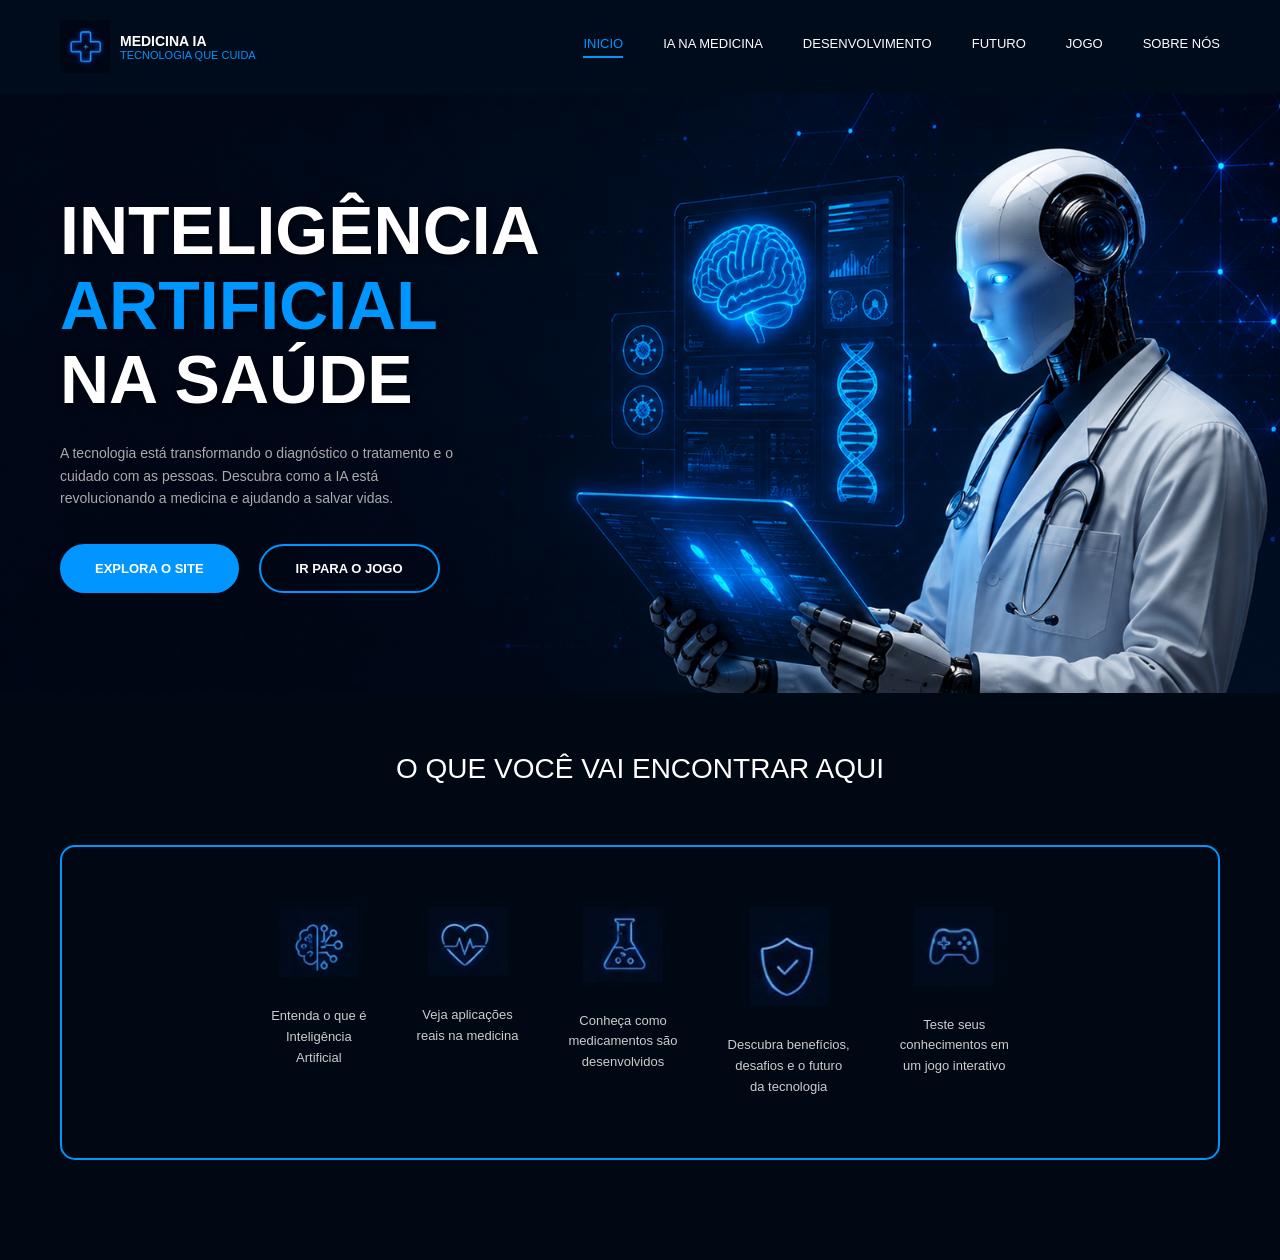
<file: index.html>
<!DOCTYPE html>
<html lang="pt-br">
<head>
    <meta charset="UTF-8">
    <meta name="viewport" content="width=device-width, initial-scale=1.0">
    <title>Medicina IA</title>
    <link rel="stylesheet" href="style.css">
</head>
<body>
    <div class="cabecalho">
        <div class="logotipo">
            <img src="imagens/+.png" width="50">
            <div class="texto-logo">
                <span class="titulo-logo">MEDICINA IA</span>
                <span class="subtitulo-logo">TECNOLOGIA QUE CUIDA</span>
            </div>
        </div>
        <nav class="navegacao">
            <a href="index.html" class="ativo">INICIO</a>
            <a href="iamedicina.html">IA NA MEDICINA</a>
            <a href="desenvolvimento.html">DESENVOLVIMENTO</a>
            <a href="futuro.html">FUTURO</a>
            <a href="jogo.html">JOGO</a>
            <a href="sobrenos.html">SOBRE NÓS</a>
        </nav>
    </div>

    <div class="principal">
        <div class="texto">
            <h1>INTELIGÊNCIA<br><span class="azul">ARTIFICIAL</span><br>NA SAÚDE</h1>
            <p class="paragrafo">A tecnologia está transformando o diagnóstico o tratamento e o<br>cuidado com as pessoas. Descubra como a IA está<br>revolucionando a medicina e ajudando a salvar vidas.</p>
            <div class="botoes">
               <button class="botao1" onclick="window.location.href='https://medicina-ia.vercel.app/iamedicina.html'">
                    EXPLORA O SITE
                </button>
                
                <button class="botao2" onclick="window.location.href='https://medicina-ia.vercel.app/jogo.html'">
                    IR PARA O JOGO
                </button>

            </div>
        </div>
    </div>

    <div class="sessao">
        <h2>O QUE VOCÊ VAI ENCONTRAR AQUI</h2>
        <div class="caixas">
            <div class="caixa">
                <img src="imagens/cerebro.png">
                <p>Entenda o que é<br>Inteligência<br>Artificial</p>
            </div>
            <div class="caixa">
                <img src="imagens/coração.png">
                <p>Veja aplicações<br>reais na medicina</p>
            </div>
            <div class="caixa">
                <img src="imagens/quimica.png">
                <p>Conheça como<br>medicamentos são<br>desenvolvidos</p>
            </div>
            <div class="caixa">
                <img src="imagens/segurança.png">
                <p>Descubra benefícios,<br>desafios e o futuro<br>da tecnologia</p>
            </div>
            <div class="caixa">
                <img src="imagens/controle.png">
                <p>Teste seus<br>conhecimentos em<br>um jogo interativo</p>
            </div>
        </div>
    </div>
</body>
</html>
</file>
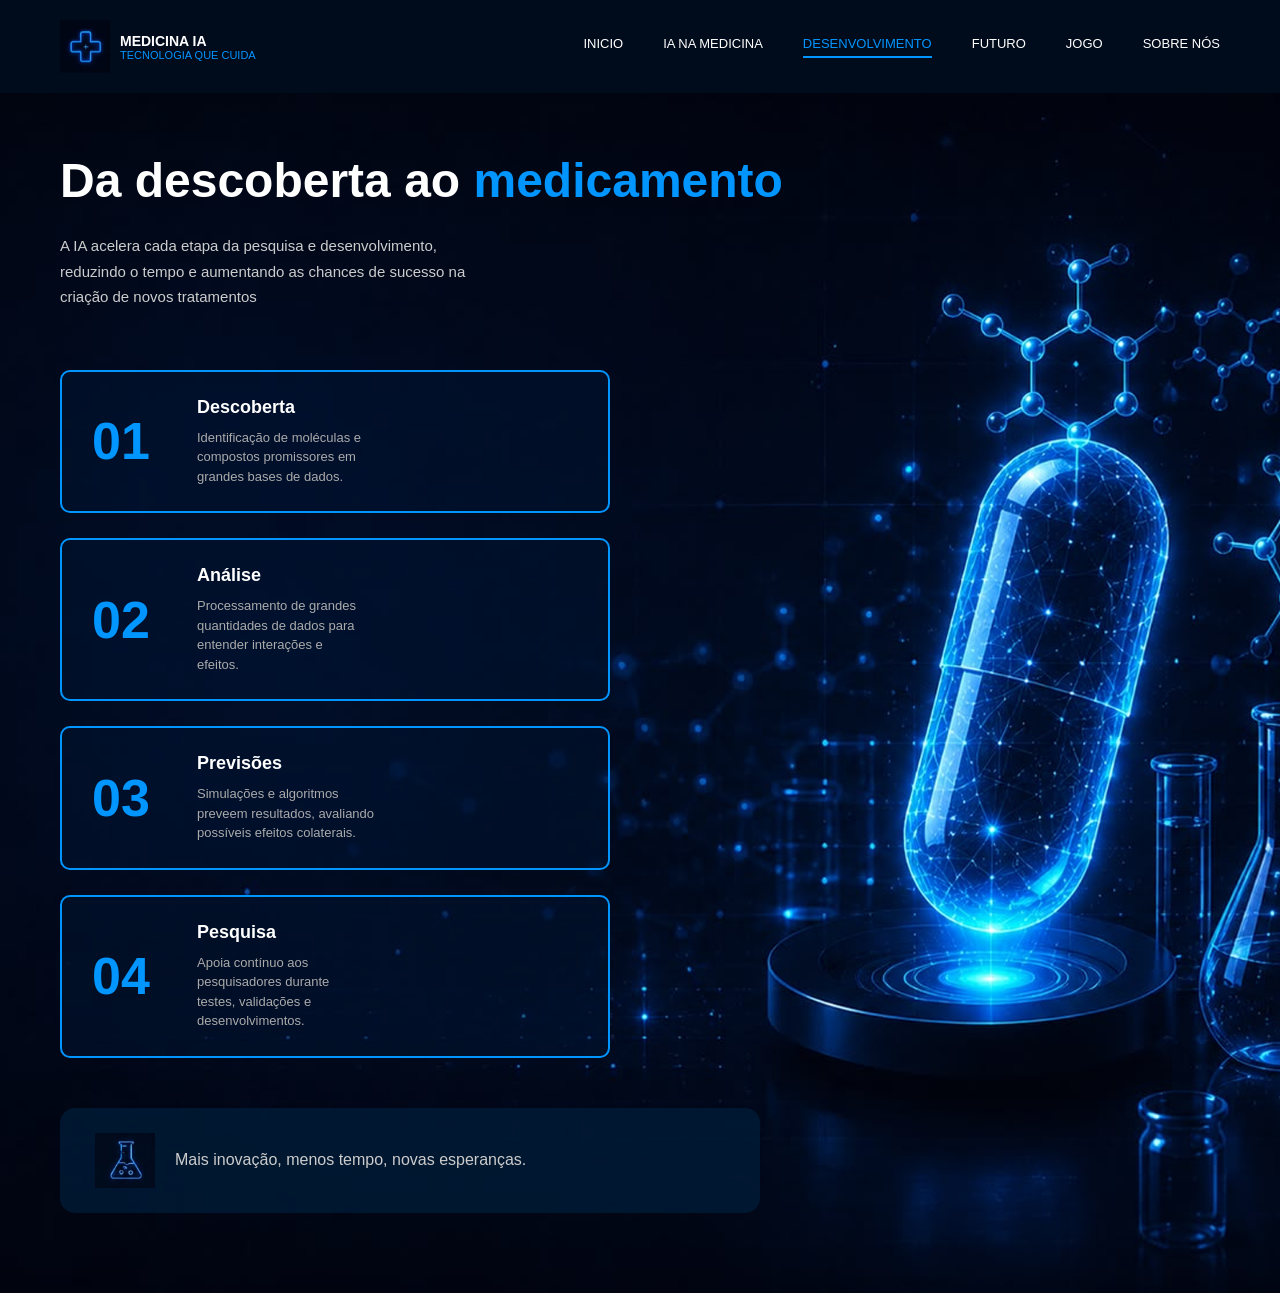
<file: desenvolvimento.html>
<!DOCTYPE html>
<html lang="pt-br">
<head>
    <meta charset="UTF-8">
    <meta name="viewport" content="width=device-width, initial-scale=1.0">
    <title>Desenvolvimento</title>
    <link rel="stylesheet" href="estilo3.css">
</head>
<body>
    <div class="cabecalho">
        <div class="logotipo">
            <img src="imagens/+.png" width="50">
            <div class="texto-logo">
                <span class="titulo-logo">MEDICINA IA</span>
                <span class="subtitulo-logo">TECNOLOGIA QUE CUIDA</span>
            </div>
        </div>
        <nav class="navegacao">
            <a href="index.html">INICIO</a>
            <a href="iamedicina.html">IA NA MEDICINA</a>
            <a href="desenvolvimento.html" class="ativo">DESENVOLVIMENTO</a>
            <a href="futuro.html">FUTURO</a>
            <a href="jogo.html">JOGO</a>
            <a href="sobrenos.html">SOBRE NÓS</a>
        </nav>
    </div>

    <div class="conteudo-principal">
        <div class="texto-topo">
            <h1>Da descoberta ao <span class="azul">medicamento</span></h1>
            <p>A IA acelera cada etapa da pesquisa e desenvolvimento,<br>reduzindo o tempo e aumentando as chances de sucesso na<br>criação de novos tratamentos</p>
        </div>

        <div class="etapas">
            <div class="etapa">
                <div class="numero">01</div>
                <div class="info-etapa">
                    <h3>Descoberta</h3>
                    <p>Identificação de moléculas e<br>compostos promissores em<br>grandes bases de dados.</p>
                </div>
            </div>

            <div class="etapa">
                <div class="numero">02</div>
                <div class="info-etapa">
                    <h3>Análise</h3>
                    <p>Processamento de grandes<br>quantidades de dados para<br>entender interações e<br>efeitos.</p>
                </div>
            </div>

            <div class="etapa">
                <div class="numero">03</div>
                <div class="info-etapa">
                    <h3>Previsões</h3>
                    <p>Simulações e algoritmos<br>preveem resultados, avaliando<br>possíveis efeitos colaterais.</p>
                </div>
            </div>

            <div class="etapa">
                <div class="numero">04</div>
                <div class="info-etapa">
                    <h3>Pesquisa</h3>
                    <p>Apoia contínuo aos<br>pesquisadores durante<br>testes, validações e<br>desenvolvimentos.</p>
                </div>
            </div>
        </div>

        <div class="rodape-texto">
            <img src="imagens/quimica.png" width="60">
            <p>Mais inovação, menos tempo, novas esperanças.</p>
        </div>
    </div>
</body>
</html>
</file>
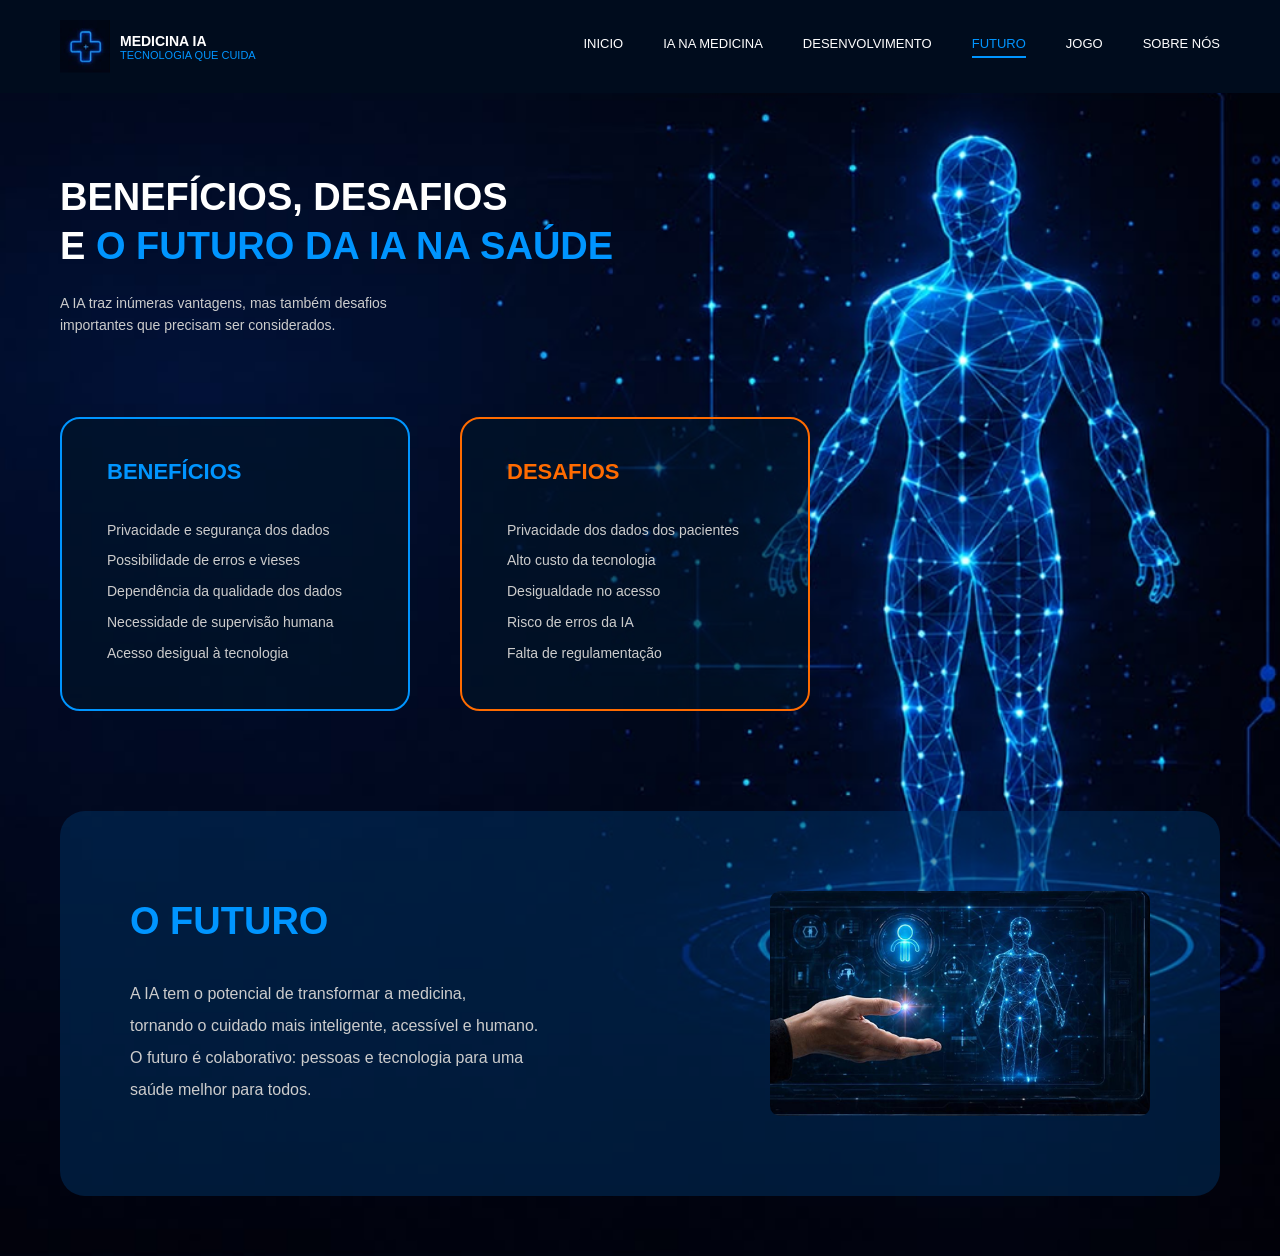
<file: futuro.html>
<!DOCTYPE html>
<html lang="pt-br">

<head>
    <meta charset="UTF-8">
    <meta name="viewport" content="width=device-width, initial-scale=1.0">
    <title>Futuro</title>
    <link rel="stylesheet" href="estilo4.css">
</head>

<body>
    <div class="cabecalho">
        <div class="logotipo">
            <img src="imagens/+.png" width="50">
            <div class="texto-logo">
                <span class="titulo-logo">MEDICINA IA</span>
                <span class="subtitulo-logo">TECNOLOGIA QUE CUIDA</span>
            </div>
        </div>
        <nav class="navegacao">
            <a href="index.html">INICIO</a>
            <a href="iamedicina.html">IA NA MEDICINA</a>
            <a href="desenvolvimento.html">DESENVOLVIMENTO</a>
            <a href="futuro.html" class="ativo">FUTURO</a>
            <a href="jogo.html">JOGO</a>
            <a href="sobrenos.html">SOBRE NÓS</a>
        </nav>
    </div>

    <div class="conteudo">
        <div class="topo">
            <div class="texto-topo">
                <h1>BENEFÍCIOS, DESAFIOS<br>E <span class="azul">O FUTURO DA IA NA SAÚDE</span></h1>
                <p>A IA traz inúmeras vantagens, mas também desafios<br>importantes que precisam ser considerados.</p>
            </div>
        </div>

        <div class="cards-container">
            <div class="card-beneficios">
                <h2>BENEFÍCIOS</h2>
                <ul>
                    <li>Privacidade e segurança dos dados</li>
                    <li>Possibilidade de erros e vieses</li>
                    <li>Dependência da qualidade dos dados</li>
                    <li>Necessidade de supervisão humana</li>
                    <li>Acesso desigual à tecnologia</li>
                </ul>
            </div>

            <div class="card-desafios">
                <h2>DESAFIOS</h2>
                <ul>
                    <li>Privacidade dos dados dos pacientes</li>
                    <li>Alto custo da tecnologia</li>
                    <li>Desigualdade no acesso</li>
                    <li>Risco de erros da IA</li>
                    <li>Falta de regulamentação</li>
                </ul>
            </div>
        </div>

        <div class="container-futuro">
            <div class="secao-futuro">
                <div class="texto-futuro">
                    <h2>O FUTURO</h2>
                    <p>A IA tem o potencial de transformar a medicina,<br>tornando o cuidado mais inteligente, acessível e humano.<br>O futuro é colaborativo: pessoas e tecnologia para uma<br>saúde melhor para todos.</p>
                </div>
                <img src="imagens/futuro/foto do card pag futuro.png" class="imagem-futuro">
            </div>
        </div>
    </div>
</body>
</html>
</file>
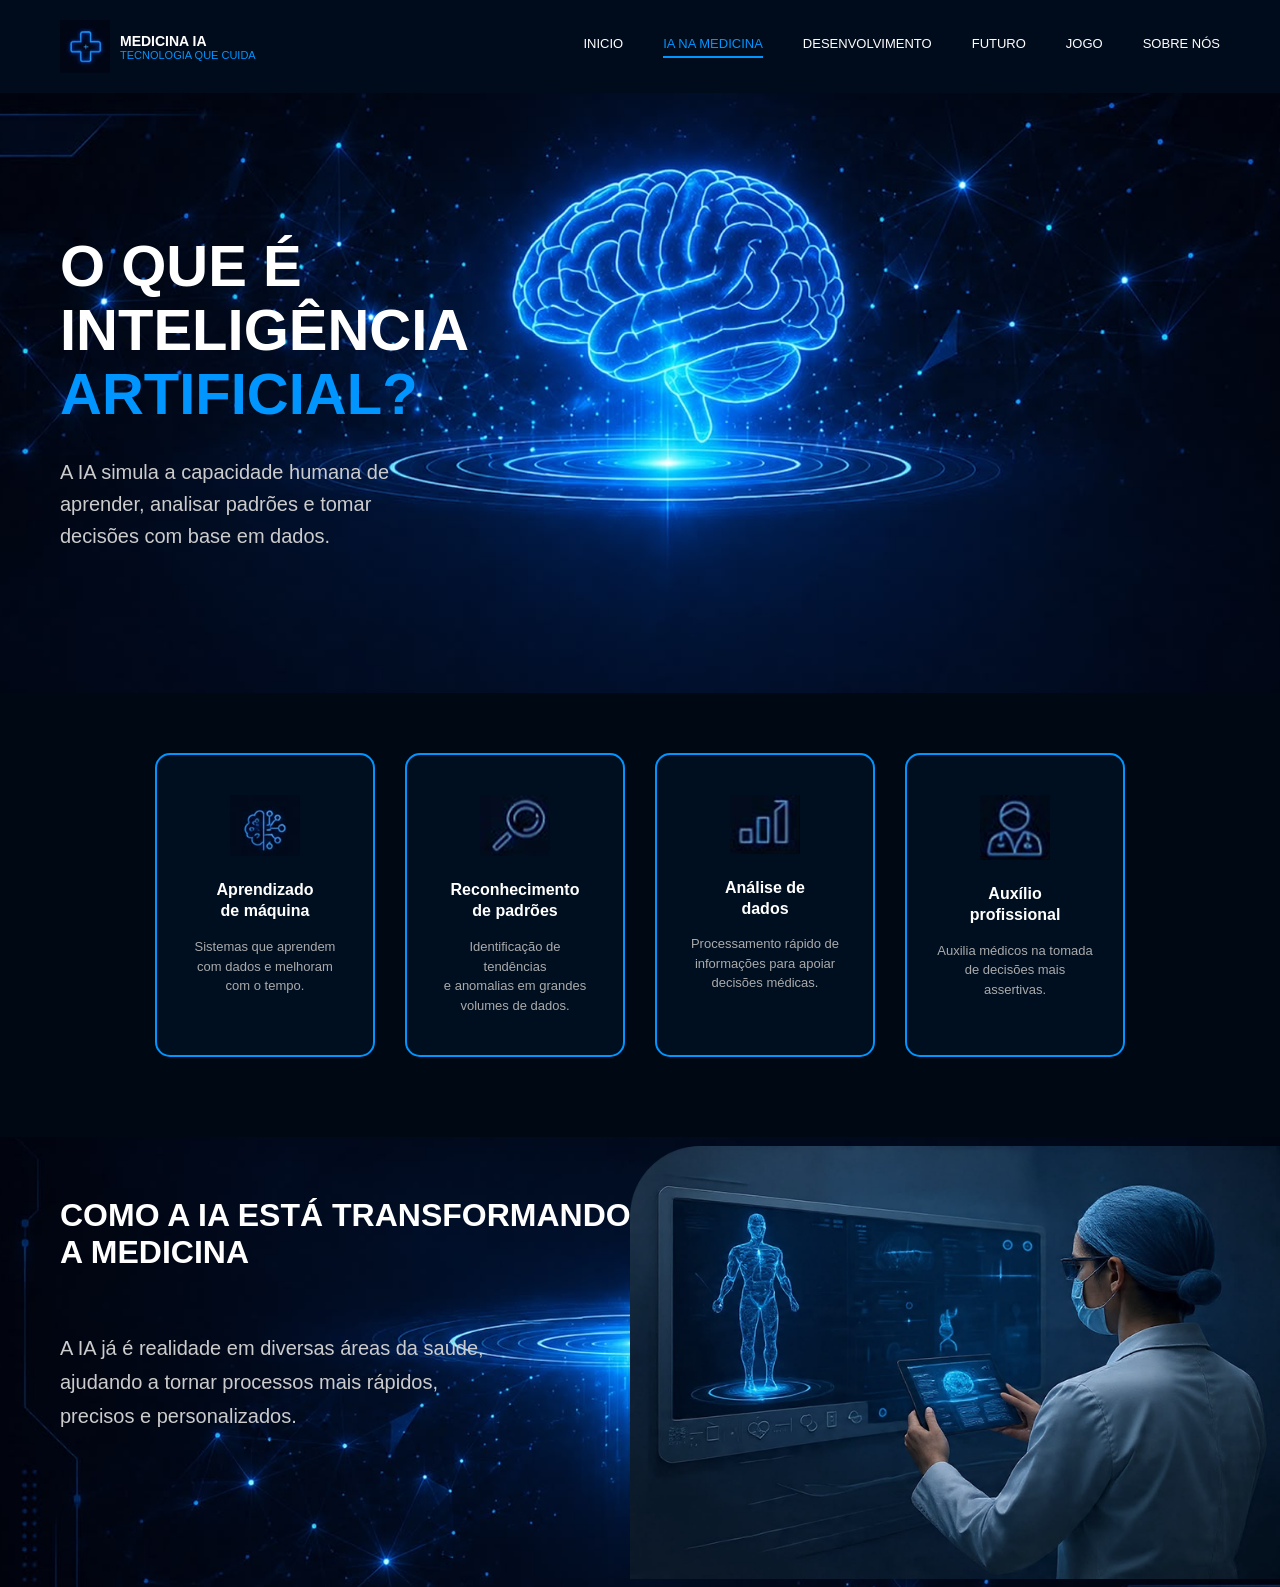
<file: iamedicina.html>
<!DOCTYPE html>
<html lang="pt-br">
<head>
    <meta charset="UTF-8">
    <meta name="viewport" content="width=device-width, initial-scale=1.0">
    <title>IA na Medicina</title>
    <link rel="stylesheet" href="estilo2.css">
</head>
<body>
    <div class="cabecalho">
        <div class="logotipo">
            <img src="imagens/+.png" width="50">
            <div class="texto-logo">
                <span class="titulo-logo">MEDICINA IA</span>
                <span class="subtitulo-logo">TECNOLOGIA QUE CUIDA</span>
            </div>
        </div>
        <nav class="navegacao">
            <a href="index.html">INICIO</a>
            <a href="iamedicina.html" class="ativo">IA NA MEDICINA</a>
            <a href="desenvolvimento.html">DESENVOLVIMENTO</a>
            <a href="futuro.html">FUTURO</a>
            <a href="jogo.html">JOGO</a>
            <a href="sobrenos.html">SOBRE NÓS</a>
        </nav>
    </div>

    <div class="primeira-sessao">
        <div class="conteudo-esquerda">
            <h1>O QUE É<br>INTELIGÊNCIA<br><span class="azul">ARTIFICIAL?</span></h1>
            <p>A IA simula a capacidade humana de<br>aprender, analisar padrões e tomar<br>decisões com base em dados.</p>
        </div>
    </div>

    <div class="cards-ia">
        <div class="cartao">
            <img src="imagens/cerebro.png">
            <h3>Aprendizado<br>de máquina</h3>
            <p>Sistemas que aprendem<br>com dados e melhoram<br>com o tempo.</p>
        </div>
        <div class="cartao">
            <img src="imagens/lupa.png">
            <h3>Reconhecimento<br>de padrões</h3>
            <p>Identificação de tendências<br>e anomalias em grandes<br>volumes de dados.</p>
        </div>
        <div class="cartao">
            <img src="imagens/dados.png">
            <h3>Análise de<br>dados</h3>
            <p>Processamento rápido de<br>informações para apoiar<br>decisões médicas.</p>
        </div>
        <div class="cartao">
            <img src="imagens/medico.png">
            <h3>Auxílio<br>profissional</h3>
            <p>Auxilia médicos na tomada<br>de decisões mais<br>assertivas.</p>
        </div>
    </div>

    <div class="sessao-transformacao">
        <h2>COMO A IA ESTÁ TRANSFORMANDO <br>A MEDICINA<br/></h2>
        <div class="conteudo-transformacao">
            <div class="texto-transformacao">
                <p>A IA já é realidade em diversas áreas da saúde, ajudando a tornar processos mais rápidos, precisos e personalizados.</p>
            </div>
        </div>
    </div>
</body>
</html>
</file>
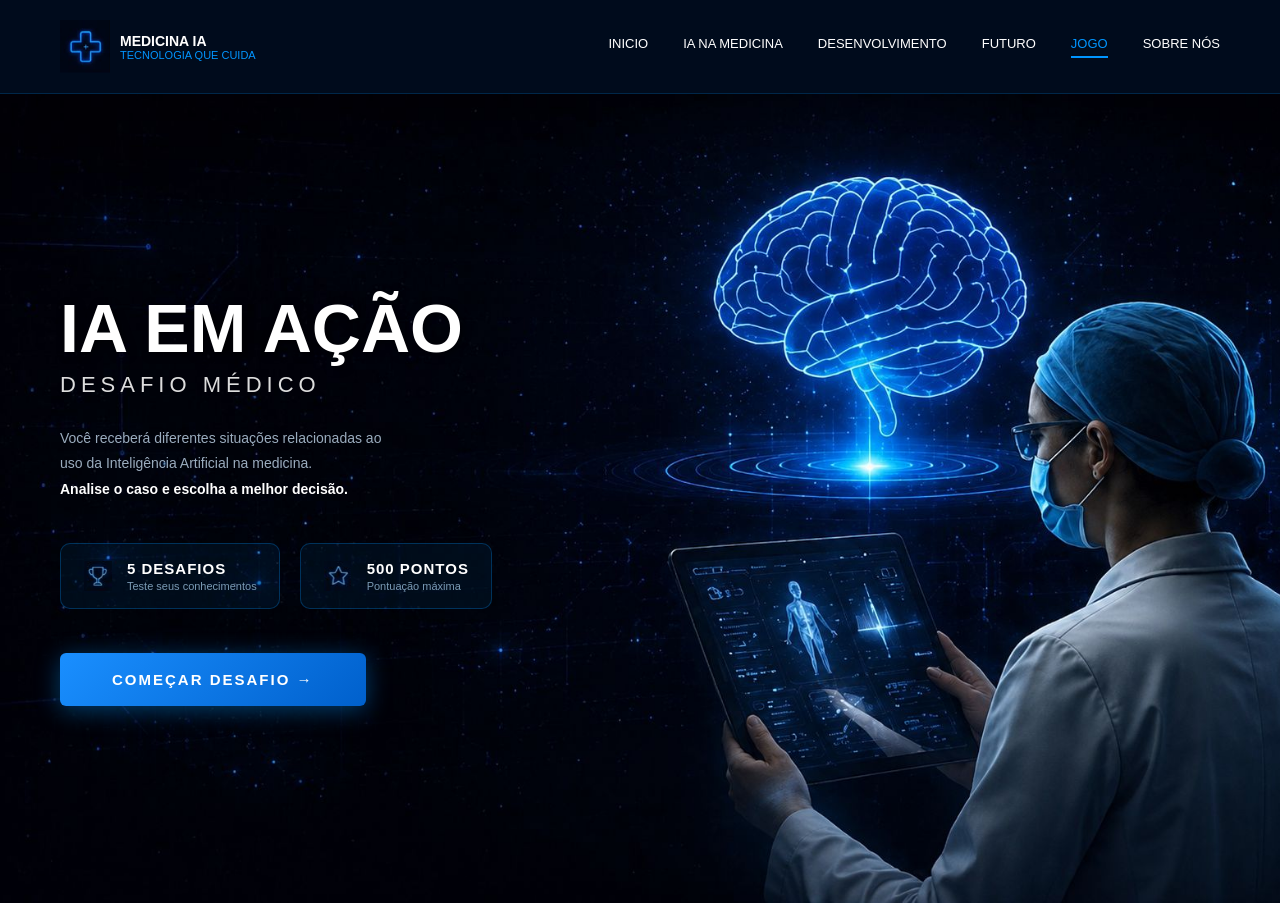
<file: jogo.html>
<!DOCTYPE html>
<html lang="pt-br">
<head>
    <meta charset="UTF-8">
    <meta name="viewport" content="width=device-width, initial-scale=1.0">
    <title>Jogo - IA em Ação | Medicina IA</title>
    <link rel="stylesheet" href="estilo-jogo.css">
</head>
<body>

    <div class="cabecalho">
        <div class="logotipo">
            <img src="imagens/+.png" width="50" alt="Logo">
            <div class="texto-logo">
                <span class="titulo-logo">MEDICINA IA</span>
                <span class="subtitulo-logo">TECNOLOGIA QUE CUIDA</span>
            </div>
        </div>
        <nav class="navegacao">
            <a href="index.html">INICIO</a>
            <a href="iamedicina.html">IA NA MEDICINA</a>
            <a href="desenvolvimento.html">DESENVOLVIMENTO</a>
            <a href="futuro.html">FUTURO</a>
            <a href="jogo.html" class="ativo">JOGO</a>
            <a href="sobrenos.html">SOBRE NÓS</a>
        </nav>
    </div>

    <div class="hero">
        <div class="hero-esquerda">
            <h1 class="titulo-hero">IA EM AÇÃO</h1>
            <h2 class="subtitulo-hero">DESAFIO MÉDICO</h2>
            <p class="descricao-hero">
                Você receberá diferentes situações relacionadas ao<br>
                uso da Inteligência Artificial na medicina.<br>
                <strong>Analise o caso e escolha a melhor decisão.</strong>
            </p>

            <div class="badges">
                <div class="badge">
                    <img src="imagens/quiz/taça.png" alt="Taça" class="badge-icone">
                    <div class="badge-info">
                        <span class="badge-titulo">5 DESAFIOS</span>
                        <span class="badge-sub">Teste seus conhecimentos</span>
                    </div>
                </div>
                <div class="badge">
                    <img src="imagens/quiz/estrela.png" alt="Estrela" class="badge-icone">
                    <div class="badge-info">
                        <span class="badge-titulo">500 PONTOS</span>
                        <span class="badge-sub">Pontuação máxima</span>
                    </div>
                </div>
            </div>

            <a href="#" class="botao-comecar">COMEÇAR DESAFIO →</a>
        </div>
    </div>

    <script src="script-jogo.js"></script>
</body>
</html>
</file>
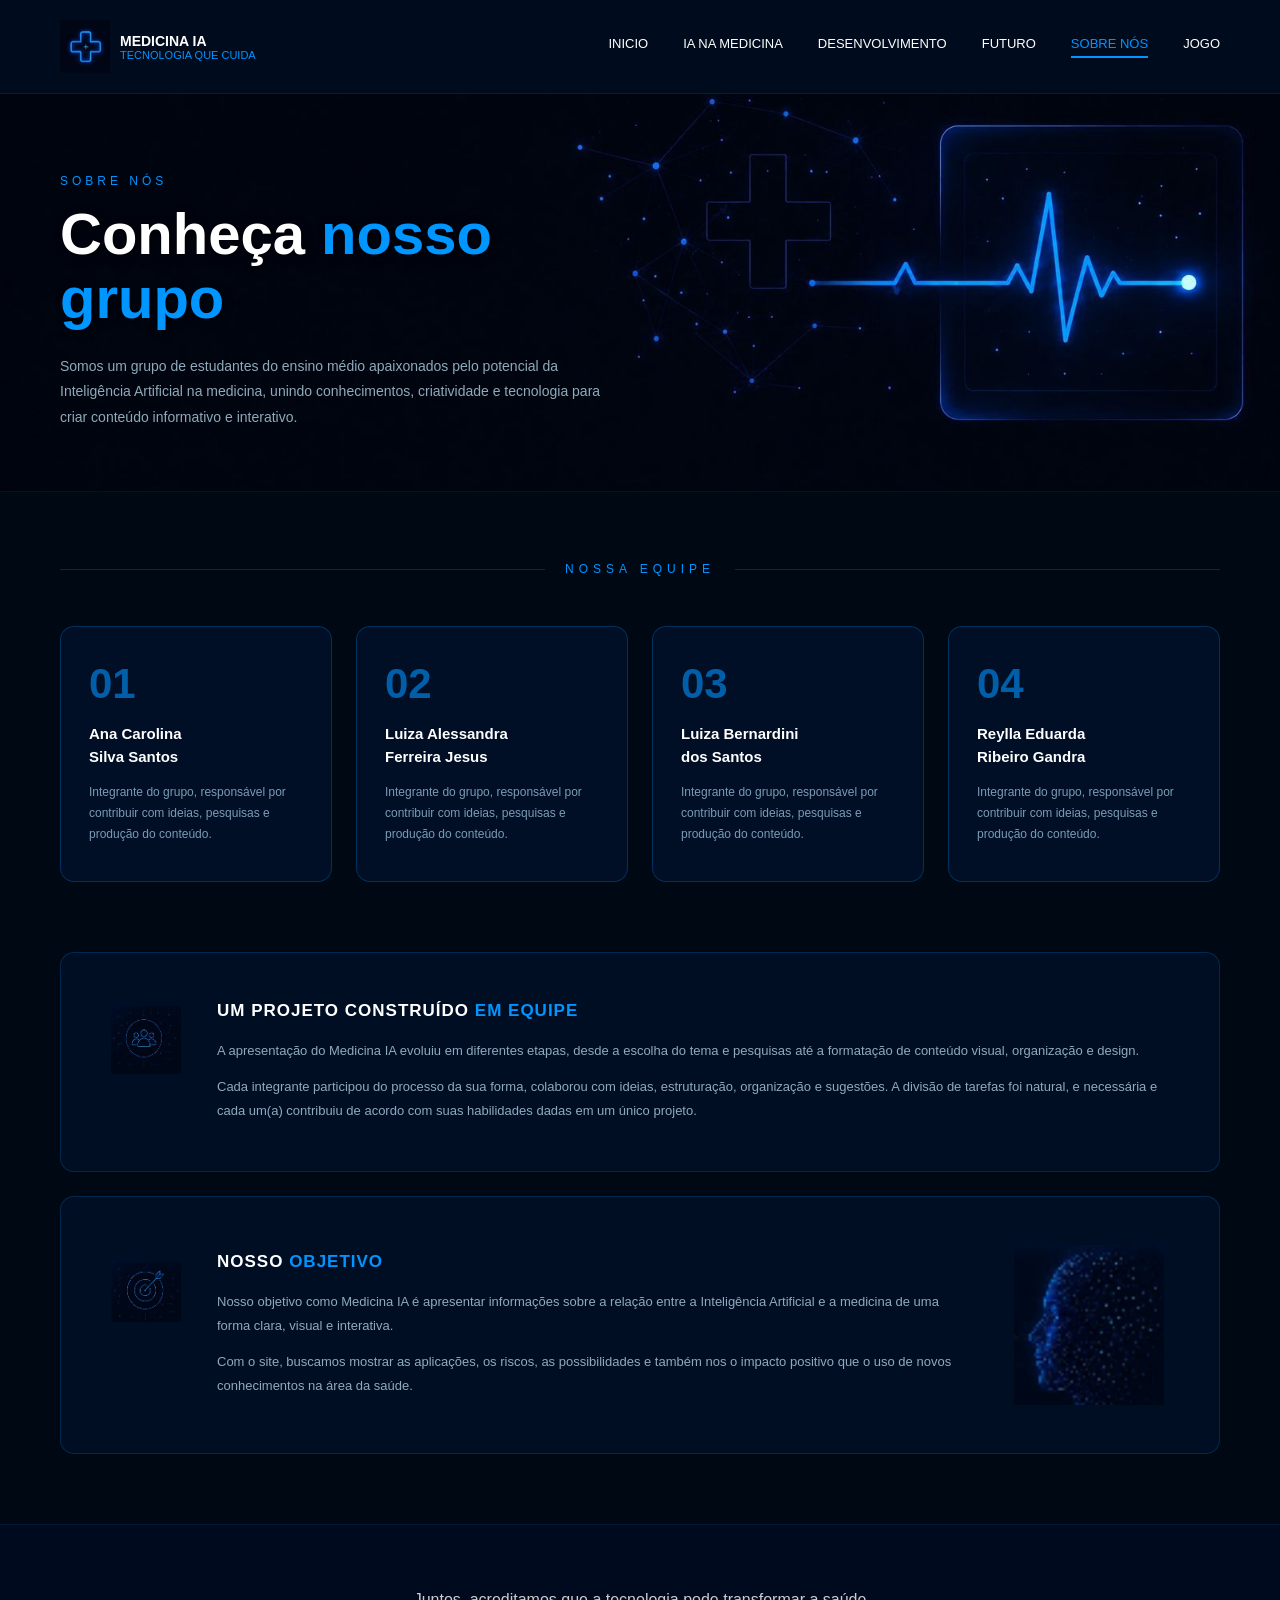
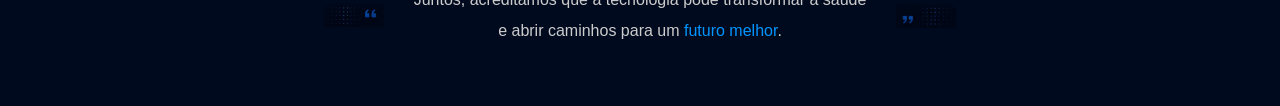
<file: sobrenos.html>
<!DOCTYPE html>
<html lang="pt-br">
<head>
    <meta charset="UTF-8">
    <meta name="viewport" content="width=device-width, initial-scale=1.0">
    <title>Sobre Nós | Medicina IA</title>
    <link rel="stylesheet" href="estilo-sobrenos.css">
</head>
<body>

    <div class="cabecalho">
        <div class="logotipo">
            <img src="imagens/+.png" width="50" alt="Logo">
            <div class="texto-logo">
                <span class="titulo-logo">MEDICINA IA</span>
                <span class="subtitulo-logo">TECNOLOGIA QUE CUIDA</span>
            </div>
        </div>
        <nav class="navegacao">
            <a href="index.html">INICIO</a>
            <a href="iamedicina.html">IA NA MEDICINA</a>
            <a href="desenvolvimento.html">DESENVOLVIMENTO</a>
            <a href="futuro.html">FUTURO</a>
            <a href="sobrenos.html" class="ativo">SOBRE NÓS</a>
            <a href="jogo.html">JOGO</a>
        </nav>
    </div>

    <div class="secao-intro">
        <div class="intro-texto">
            <p class="label-sobre">SOBRE NÓS</p>
            <h1>Conheça <span class="azul">nosso grupo</span></h1>
            <p class="intro-desc">Somos um grupo de estudantes do ensino médio apaixonados pelo potencial da Inteligência Artificial na medicina, unindo conhecimentos, criatividade e tecnologia para criar conteúdo informativo e interativo.</p>
        </div>
    </div>

    <div class="secao-equipe">
        <div class="linha-divisor">
            <span>NOSSA EQUIPE</span>
        </div>
        <div class="cards-equipe">
            <div class="card-membro">
                <div class="numero-membro">01</div>
                <h3>Ana Carolina<br>Silva Santos</h3>
                <p>Integrante do grupo, responsável por contribuir com ideias, pesquisas e produção do conteúdo.</p>
            </div>
            <div class="card-membro">
                <div class="numero-membro">02</div>
                <h3>Luiza Alessandra<br>Ferreira Jesus</h3>
                <p>Integrante do grupo, responsável por contribuir com ideias, pesquisas e produção do conteúdo.</p>
            </div>
            <div class="card-membro">
                <div class="numero-membro">03</div>
                <h3>Luiza Bernardini<br>dos Santos</h3>
                <p>Integrante do grupo, responsável por contribuir com ideias, pesquisas e produção do conteúdo.</p>
            </div>
            <div class="card-membro">
                <div class="numero-membro">04</div>
                <h3>Reylla Eduarda<br>Ribeiro Gandra</h3>
                <p>Integrante do grupo, responsável por contribuir com ideias, pesquisas e produção do conteúdo.</p>
            </div>
        </div>
    </div>

    <div class="secao-projeto">
        <div class="bloco-projeto">
            <img src="imagens/sobrenos/image copy.png" alt="Equipe" class="icone-bloco">
            <div class="bloco-texto">
                <h2>UM PROJETO CONSTRUÍDO <span class="azul">EM EQUIPE</span></h2>
                <p>A apresentação do Medicina IA evoluiu em diferentes etapas, desde a escolha do tema e pesquisas até a formatação de conteúdo visual, organização e design.</p>
                <p>Cada integrante participou do processo da sua forma, colaborou com ideias, estruturação, organização e sugestões. A divisão de tarefas foi natural, e necessária e cada um(a) contribuiu de acordo com suas habilidades dadas em um único projeto.</p>
            </div>
        </div>

        <div class="bloco-objetivo">
            <div class="bloco-objetivo-esquerda">
                <img src="imagens/sobrenos/image.png" alt="Objetivo" class="icone-bloco">
                <div class="bloco-texto">
                    <h2>NOSSO <span class="azul">OBJETIVO</span></h2>
                    <p>Nosso objetivo como Medicina IA é apresentar informações sobre a relação entre a Inteligência Artificial e a medicina de uma forma clara, visual e interativa.</p>
                    <p>Com o site, buscamos mostrar as aplicações, os riscos, as possibilidades e também nos o impacto positivo que o uso de novos conhecimentos na área da saúde.</p>
                </div>
            </div>
            <img src="imagens/sobrenos/image copy 2.png" alt="IA" class="imagem-ia">
        </div>
    </div>

    <div class="secao-citacao">
        <img src="imagens/sobrenos/image copy 3.png" alt="" class="aspas-abre">
        <p>Juntos, acreditamos que a tecnologia pode transformar a saúde<br>e abrir caminhos para um <span class="azul">futuro melhor</span>.</p>
        <img src="imagens/sobrenos/image copy 4.png" alt="" class="aspas-fecha">
    </div>

</body>
</html>
</file>
<file: style.css>
* {
    margin: 0;
    padding: 0;
    box-sizing: border-box;
}

body {
    font-family: Arial;
    background-color: #000814;
    color: white;
}

.cabecalho {
    display: flex;
    justify-content: space-between;
    align-items: center;
    padding: 20px 60px;
    background-color: rgba(0, 12, 29, 0.8);
}

.logotipo {
    display: flex;
    align-items: center;
    gap: 10px;
    font-weight: bold;
    font-size: 14px;
}

.texto-logo {
    display: flex;
    flex-direction: column;
}

.titulo-logo {
    font-size: 14px;
    font-weight: bold;
}

.subtitulo-logo {
    font-size: 11px;
    color: #0095ff;
    font-weight: normal;
}

.navegacao {
    display: flex;
    gap: 40px;
}

.navegacao a {
    color: white;
    text-decoration: none;
    font-size: 13px;
    font-weight: 500;
    transition: color 0.3s;
    padding-bottom: 5px;
    border-bottom: 2px solid transparent;
}

.navegacao a:hover {
    color: #0095ff;
}

.navegacao a.ativo {
    color: #0095ff;
    border-bottom: 2px solid #0095ff;
}

.principal {
    display: flex;
    padding: 80px 60px;
    align-items: center;
    justify-content: space-between;
    background-image: url('imagens/Imagem index.png');
    background-size: cover;
    min-height: 600px;
}

.texto {
    max-width: 600px;
}

.texto h1 {
    font-size: 68px;
    line-height: 1.1;
    margin-bottom: 25px;
    text-shadow: 2px 2px 8px rgba(0,0,0,0.7);
}

.azul {
    color: #0095ff;
}

.paragrafo {
    font-size: 14px;
    line-height: 1.6;
    margin-bottom: 35px;
    color: #aaaaaa;
}

.botoes {
    display: flex;
    gap: 20px;
}

.botao1 {
    background-color: #0095ff;
    color: white;
    border: none;
    padding: 15px 35px;
    border-radius: 25px;
    font-size: 13px;
    cursor: pointer;
    font-weight: bold;
}

.botao1:hover {
    background-color: #0077cc;
}

.botao2 {
    background-color: transparent;
    color: white;
    border: 2px solid #0095ff;
    padding: 15px 35px;
    border-radius: 25px;
    font-size: 13px;
    cursor: pointer;
    font-weight: bold;
}

.botao2:hover {
    background-color: #0095ff;
}

.imagem {
    display: none;
}

.sessao {
    padding: 60px 60px 100px 60px;
}

.sessao h2 {
    text-align: center;
    font-size: 28px;
    margin-bottom: 60px;
    font-weight: 400;
}

.caixas {
    display: flex;
    justify-content: center;
    gap: 50px;
    border: 2px solid #0095ff;
    padding: 60px 40px;
    border-radius: 15px;
}

.caixa {
    text-align: center;
    transition: transform 0.3s;
}

.caixa:hover {
    transform: scale(1.1);
}

.caixa img {
    width: 80px;
    margin-bottom: 25px;
}

.caixa p {
    font-size: 13px;
    line-height: 1.6;
    color: #cccccc;
}
</file>
<file: estilo3.css>
* {
    margin: 0;
    padding: 0;
    box-sizing: border-box;
}

body {
    font-family: Arial;
    background-color: #000814;
    color: white;
}

.cabecalho {
    display: flex;
    justify-content: space-between;
    align-items: center;
    padding: 20px 60px;
    background-color: rgba(0, 12, 29, 0.8);
}

.logotipo {
    display: flex;
    align-items: center;
    gap: 10px;
    font-weight: bold;
    font-size: 14px;
}

.texto-logo {
    display: flex;
    flex-direction: column;
}

.titulo-logo {
    font-size: 14px;
    font-weight: bold;
}

.subtitulo-logo {
    font-size: 11px;
    color: #0095ff;
    font-weight: normal;
}

.navegacao {
    display: flex;
    gap: 40px;
}

.navegacao a {
    color: white;
    text-decoration: none;
    font-size: 13px;
    font-weight: 500;
    transition: color 0.3s;
    padding-bottom: 5px;
    border-bottom: 2px solid transparent;
}

.navegacao a:hover {
    color: #0095ff;
}

.navegacao a.ativo {
    color: #0095ff;
    border-bottom: 2px solid #0095ff;
}

.conteudo-principal {
    padding: 60px 60px 80px 60px;
    background-image: url('imagens/medicamento fundo.png');
    background-size: cover;
    background-position: center;
    background-repeat: no-repeat;
    min-height: 800px;
}

.texto-topo h1 {
    font-size: 48px;
    margin-bottom: 25px;
}

.azul {
    color: #0095ff;
}

.texto-topo p {
    font-size: 15px;
    line-height: 1.7;
    color: #cccccc;
    margin-bottom: 60px;
}

.etapas {
    display: flex;
    flex-direction: column;
    gap: 25px;
    max-width: 550px;
}

.etapa {
    display: flex;
    align-items: center;
    gap: 25px;
    background-color: rgba(0, 20, 50, 0.5);
    border: 2px solid #0095ff;
    border-radius: 10px;
    padding: 25px 30px;
}

.numero {
    font-size: 52px;
    font-weight: bold;
    color: #0095ff;
    min-width: 80px;
}

.info-etapa h3 {
    font-size: 18px;
    margin-bottom: 10px;
}

.info-etapa p {
    font-size: 13px;
    line-height: 1.5;
    color: #aaaaaa;
}

.rodape-texto {
    display: flex;
    align-items: center;
    gap: 20px;
    margin-top: 50px;
    max-width: 700px;
    background-color: rgba(0, 30, 60, 0.7);
    padding: 25px 35px;
    border-radius: 15px;
}

.rodape-texto p {
    font-size: 16px;
    color: #cccccc;
}
</file>
<file: estilo4.css>
* {
    margin: 0;
    padding: 0;
    box-sizing: border-box;
}

body {
    font-family: Arial;
    background-image: url('imagens/futuro/fundo futuro.png');
    background-size: cover;
    background-position: right top;
    background-repeat: no-repeat;
    background-color: #000814;
    color: white;
}

.cabecalho {
    display: flex;
    justify-content: space-between;
    align-items: center;
    padding: 20px 60px;
    background-color: #000c1d;
    position: relative;
    z-index: 10;
}

.logotipo {
    display: flex;
    align-items: center;
    gap: 10px;
    font-weight: bold;
    font-size: 14px;
}

.texto-logo {
    display: flex;
    flex-direction: column;
}

.titulo-logo {
    font-size: 14px;
    font-weight: bold;
}

.subtitulo-logo {
    font-size: 11px;
    color: #0095ff;
    font-weight: normal;
}

.navegacao {
    display: flex;
    gap: 40px;
}

.navegacao a {
    color: white;
    text-decoration: none;
    font-size: 13px;
    font-weight: 500;
    transition: color 0.3s;
    padding-bottom: 5px;
    border-bottom: 2px solid transparent;
}

.navegacao a:hover {
    color: #0095ff;
}

.navegacao a.ativo {
    color: #0095ff;
    border-bottom: 2px solid #0095ff;
}

.conteudo {
    padding: 80px 60px 60px 60px;
    background-image: url('imagens/futuro/fundo futuro.png');
    background-size: cover;
    background-position: right top;
    background-repeat: no-repeat;
}

.topo {
    display: flex;
    justify-content: flex-start;
    align-items: center;
    margin-bottom: 80px;
}

.texto-topo h1 {
    font-size: 38px;
    line-height: 1.3;
    margin-bottom: 20px;
}

.azul {
    color: #0095ff;
}

.texto-topo p {
    font-size: 14px;
    line-height: 1.6;
    color: #cccccc;
}

.imagem-corpo {
    width: 350px;
}

.cards-container {
    display: flex;
    gap: 50px;
    margin-bottom: 100px;
    max-width: 750px;
}

.card-beneficios {
    flex: 1;
    background-color: rgba(0, 20, 40, 0.6);
    border: 2px solid #0095ff;
    border-radius: 20px;
    padding: 40px 45px;
}

.card-beneficios h2 {
    color: #0095ff;
    font-size: 22px;
    margin-bottom: 30px;
}

.card-desafios {
    flex: 1;
    background-color: rgba(0, 20, 40, 0.6);
    border: 2px solid #ff6b00;
    border-radius: 20px;
    padding: 40px 45px;
}

.card-desafios h2 {
    color: #ff6b00;
    font-size: 22px;
    margin-bottom: 30px;
}

.card-beneficios ul {
    list-style: none;
}

.card-desafios ul {
    list-style: none;
}

.card-beneficios li {
    font-size: 14px;
    line-height: 2.2;
    color: #cccccc;
}

.card-desafios li {
    font-size: 14px;
    line-height: 2.2;
    color: #cccccc;
}

.fundo-baixo-wrapper {
    position: absolute;
    bottom: 100;
    left: 0;
    width: 100%;
    height: 300px;
    z-index: 1;
}

.fundo-baixo {
    width: 100%;
    height: 100%;
    object-fit: cover;
}

.container-futuro {
    position: relative;
    z-index: 2;
    margin-top: 0;
}

.secao-futuro {
    background-color: rgba(0, 50, 100, 0.5);
    border-radius: 25px;
    padding: 80px 70px;
    display: flex;
    justify-content: space-between;
    align-items: center;
    position: relative;
    z-index: 5;
    gap: 60px;
}

.meio-futuro {
    display: flex;
    flex-direction: column;
    justify-content: center;
    max-width: 280px;
}

.meio-futuro p {
    font-size: 14px;
    color: #cccccc;
    line-height: 1.7;
}

.texto-futuro {
    position: relative;
    z-index: 2;
}

.texto-futuro h2 {
    color: #0095ff;
    font-size: 38px;
    margin-bottom: 35px;
}

.texto-futuro p {
    font-size: 16px;
    line-height: 2;
    color: #cccccc;
}

.imagem-futuro {
    width: 380px;
    border-radius: 10px;
    position: relative;
    z-index: 2;
}
</file>
<file: estilo2.css>
* {
    margin: 0;
    padding: 0;
    box-sizing: border-box;
}

body {
    font-family: Arial;
    background-color: #000814;
    color: white;
}

.cabecalho {
    display: flex;
    justify-content: space-between;
    align-items: center;
    padding: 20px 60px;
    background-color: rgba(0, 12, 29, 0.8);
}

.logotipo {
    display: flex;
    align-items: center;
    gap: 10px;
    font-weight: bold;
    font-size: 14px;
}

.texto-logo {
    display: flex;
    flex-direction: column;
}

.titulo-logo {
    font-size: 14px;
    font-weight: bold;
}

.subtitulo-logo {
    font-size: 11px;
    color: #0095ff;
    font-weight: normal;
}

.navegacao {
    display: flex;
    gap: 40px;
}

.navegacao a {
    color: white;
    text-decoration: none;
    font-size: 13px;
    font-weight: 500;
    transition: color 0.3s;
    padding-bottom: 5px;
    border-bottom: 2px solid transparent;
}

.navegacao a:hover {
    color: #0095ff;
}

.navegacao a.ativo {
    color: #0095ff;
    border-bottom: 2px solid #0095ff;
}

.primeira-sessao {
    display: flex;
    padding: 100px 60px;
    align-items: center;
    justify-content: space-between;
    min-height: 600px;
    background-image: url('imagens/fundo pagina oq é.png');
    background-size: cover;
}

.conteudo-esquerda {
    max-width: 400px;
    z-index: 2;
}

.conteudo-esquerda h1 {
    font-size: 58px;
    line-height: 1.1;
    margin-bottom: 30px;
}

.azul {
    color: #0095ff;
}

.conteudo-esquerda p {
    font-size: 20px;
    line-height: 1.6;
    color: #cccccc;
}

.imagem-cerebro img {
    display: none;
}

.cards-ia {
    display: flex;
    gap: 30px;
    padding: 0 60px 80px 60px;
    justify-content: center;
    max-width: 1200px;
    margin: 0 auto;
}

.cartao {
    margin-top: 60px;
    background-color: rgba(0, 20, 40, 0.6);
    border: 2px solid #0095ff;
    border-radius: 15px;
    padding: 40px 30px;
    text-align: center;
    width: 220px;
}

.cartao img {
    width: 70px;
    margin-bottom: 20px;
}

.cartao h3 {
    font-size: 16px;
    margin-bottom: 15px;
    line-height: 1.3;
}

.cartao p {
    font-size: 13px;
    line-height: 1.5;
    color: #aaaaaa;
}

.sessao-transformacao {
    padding: 60px 60px 100px 60px;
    min-height: 450px;
    position: relative;
    background-image: url('imagens/segundo fundo pagina oq é.png');
    background-size: cover;
    background-position: center;
    background-repeat: no-repeat;
}

.sessao-transformacao::before {
    content: '';
    position: absolute;
    right: 0;
    top: 50%;
    transform: translateY(-50%);
    width: 650px;
    height: 450px;
    background-image: url('imagens/imagem medico.png');
    background-size: contain;
    background-position: center right;
    background-repeat: no-repeat;
    z-index: 1;
}

.sessao-transformacao h2 {
    font-size: 32px;
    margin-bottom: 60px;
    max-width: 600px;
    position: relative;
    z-index: 2;
}

.conteudo-transformacao {
    display: flex;
    align-items: center;
    justify-content: flex-start;
    position: relative;
    z-index: 2;
}

.texto-transformacao {
    max-width: 450px;
}

.texto-transformacao p {
    font-size: 20px;
    line-height: 1.7;
    color: #cccccc;
}

.imagem-medico {
    display: none;
}
</file>
<file: estilo-jogo.css>
* {
    margin: 0;
    padding: 0;
    box-sizing: border-box;
}

body {
    font-family: Arial, sans-serif;
    background-color: #000c1e;
    color: white;
}

.cabecalho {
    display: flex;
    justify-content: space-between;
    align-items: center;
    padding: 20px 60px;
    background-color: rgba(0, 12, 29, 0.85);
    position: sticky;
    top: 0;
    z-index: 100;
    border-bottom: 1px solid rgba(0, 149, 255, 0.2);
}

.logotipo {
    display: flex;
    align-items: center;
    gap: 10px;
}

.texto-logo {
    display: flex;
    flex-direction: column;
}

.titulo-logo {
    font-size: 14px;
    font-weight: bold;
    color: white;
}

.subtitulo-logo {
    font-size: 11px;
    color: #0095ff;
    font-weight: normal;
}

.navegacao {
    display: flex;
    gap: 35px;
}

.navegacao a {
    color: white;
    text-decoration: none;
    font-size: 13px;
    font-weight: 500;
    transition: color 0.3s;
    padding-bottom: 5px;
    border-bottom: 2px solid transparent;
}

.navegacao a:hover {
    color: #0095ff;
}

.navegacao a.ativo {
    color: #0095ff;
    border-bottom: 2px solid #0095ff;
}

.hero {
    min-height: calc(100vh - 91px);
    display: flex;
    align-items: center;
    padding: 80px 60px;
    background-image: url('imagens/quiz/fundo.png');
    background-size: cover;
    background-position: center;
}



.hero-esquerda {
    position: relative;
    z-index: 1;
    max-width: 560px;
}

.titulo-hero {
    font-size: 68px;
    line-height: 1.1;
    margin-bottom: 6px;
    text-shadow: 2px 2px 8px rgba(0,0,0,0.7);
}

.subtitulo-hero {
    font-size: 22px;
    font-weight: 400;
    color: #dddddd;
    letter-spacing: 5px;
    margin-bottom: 28px;
}

.descricao-hero {
    font-size: 14px;
    line-height: 1.85;
    color: #9aacbe;
    margin-bottom: 40px;
}

.descricao-hero strong {
    color: #ffffff;
    font-weight: bold;
}

.badges {
    display: flex;
    gap: 20px;
    margin-bottom: 44px;
}

.badge {
    display: flex;
    align-items: center;
    gap: 14px;
    background: rgba(0, 149, 255, 0.07);
    border: 1px solid rgba(0, 149, 255, 0.28);
    border-radius: 10px;
    padding: 16px 22px;
    transition: all 0.3s ease;
    cursor: default;
}

.badge:hover {
    background: rgba(0, 149, 255, 0.14);
    border-color: rgba(0, 149, 255, 0.55);
    transform: translateY(-2px);
}

.badge-icone {
    width: 30px;
    height: 30px;
    object-fit: contain;
}

.badge-info {
    display: flex;
    flex-direction: column;
    gap: 3px;
}

.badge-titulo {
    font-size: 15px;
    font-weight: bold;
    color: white;
    letter-spacing: 1px;
}

.badge-sub {
    font-size: 11px;
    color: #7a9bb5;
}

.botao-comecar {
    display: inline-block;
    background: linear-gradient(135deg, #1a8fff, #0060cc);
    color: white;
    text-decoration: none;
    padding: 18px 52px;
    border-radius: 6px;
    font-size: 15px;
    font-weight: bold;
    letter-spacing: 2px;
    transition: all 0.3s ease;
    box-shadow: 0 4px 24px rgba(0, 149, 255, 0.4);
}

.botao-comecar:hover {
    background: linear-gradient(135deg, #33aaff, #0080ee);
    transform: translateY(-2px);
    box-shadow: 0 8px 32px rgba(0, 149, 255, 0.55);
}

.painel-jogo {
    width: min(850px, 100%);
    margin: 0 auto;
    padding: 42px;
    background: rgba(0, 12, 30, 0.9);
    border: 1px solid rgba(0, 149, 255, 0.35);
    border-radius: 12px;
    box-shadow: 0 12px 45px rgba(0, 0, 0, 0.35);
}

.cabecalho-jogo,
.rodape-jogo {
    display: flex;
    align-items: center;
    justify-content: space-between;
    gap: 20px;
}

.etiqueta-jogo,
.categoria-jogo,
.contador-desafios,
.pontuacao-jogo,
.aproveitamento-jogo {
    color: #65beff;
    font-size: 12px;
    font-weight: bold;
    letter-spacing: 2px;
}

.progresso-jogo {
    height: 6px;
    margin: 20px 0 38px;
    overflow: hidden;
    background: rgba(255, 255, 255, 0.12);
    border-radius: 10px;
}

.progresso-preenchido {
    display: block;
    height: 100%;
    background: #0095ff;
    transition: width 0.3s ease;
}

.categoria-jogo {
    margin-bottom: 14px;
    color: #7a9bb5;
    font-size: 11px;
}

.pergunta-jogo {
    max-width: 700px;
    margin-bottom: 30px;
    font-size: clamp(26px, 4vw, 40px);
    line-height: 1.2;
}

.alternativas-jogo {
    display: grid;
    gap: 12px;
    margin-bottom: 30px;
}

.alternativa-jogo,
.botao-proximo,
.botao-reiniciar {
    border: 1px solid rgba(0, 149, 255, 0.4);
    border-radius: 6px;
    cursor: pointer;
    color: white;
    font-weight: bold;
    letter-spacing: 0.5px;
    transition: 0.2s ease;
}

.alternativa-jogo {
    padding: 16px 18px;
    background: rgba(0, 149, 255, 0.08);
    text-align: left;
}

.alternativa-jogo:hover:not(:disabled) {
    background: rgba(0, 149, 255, 0.2);
    transform: translateX(4px);
}

.alternativa-jogo:disabled {
    cursor: default;
}

.alternativa-jogo.correta {
    background: rgba(28, 183, 112, 0.3);
    border-color: #31d18a;
}

.alternativa-jogo.incorreta {
    background: rgba(216, 68, 68, 0.3);
    border-color: #f47777;
}

.pontuacao-jogo {
    color: #7a9bb5;
    letter-spacing: 1px;
}

.pontuacao-jogo strong {
    color: white;
}

.feedback-jogo {
    flex: 1;
    color: #c4d5e3;
    font-size: 13px;
    line-height: 1.5;
}

.feedback-jogo strong {
    color: #65beff;
}

.botao-proximo,
.botao-reiniciar {
    padding: 14px 20px;
    background: #087bd3;
}

.botao-proximo:hover:not(:disabled),
.botao-reiniciar:hover {
    background: #16a0ff;
    transform: translateY(-2px);
}

.botao-proximo:disabled {
    cursor: not-allowed;
    opacity: 0.35;
}

.resultado-jogo {
    text-align: center;
}

.titulo-resultado {
    margin: 24px 0 8px;
    color: #65beff;
    font-size: clamp(52px, 10vw, 96px);
}

.titulo-resultado span {
    color: white;
    font-size: 22px;
    letter-spacing: 2px;
}

.mensagem-resultado {
    max-width: 540px;
    margin: 24px auto 32px;
    color: #c4d5e3;
    line-height: 1.6;
}

@media (max-width: 700px) {
    .cabecalho {
        padding: 18px 24px;
    }

    .navegacao {
        display: none;
    }

    .hero {
        min-height: calc(100vh - 87px);
        padding: 40px 24px;
    }

    .painel-jogo {
        padding: 26px 20px;
    }

    .rodape-jogo {
        align-items: stretch;
        flex-direction: column;
    }

    .botao-proximo,
    .botao-reiniciar {
        width: 100%;
    }
}
</file>
<file: estilo-sobrenos.css>
* {
    margin: 0;
    padding: 0;
    box-sizing: border-box;
}

body {
    font-family: Arial, sans-serif;
    background-color: #000c1e;
    color: white;
}

.cabecalho {
    display: flex;
    justify-content: space-between;
    align-items: center;
    padding: 20px 60px;
    background-color: rgba(0, 12, 29, 0.9);
    position: sticky;
    top: 0;
    z-index: 100;
    border-bottom: 1px solid rgba(0, 149, 255, 0.15);
}

.logotipo {
    display: flex;
    align-items: center;
    gap: 10px;
}

.texto-logo {
    display: flex;
    flex-direction: column;
}

.titulo-logo {
    font-size: 14px;
    font-weight: bold;
    color: white;
}

.subtitulo-logo {
    font-size: 11px;
    color: #0095ff;
    font-weight: normal;
}

.navegacao {
    display: flex;
    gap: 35px;
}

.navegacao a {
    color: white;
    text-decoration: none;
    font-size: 13px;
    font-weight: 500;
    transition: color 0.3s;
    padding-bottom: 5px;
    border-bottom: 2px solid transparent;
}

.navegacao a:hover {
    color: #0095ff;
}

.navegacao a.ativo {
    color: #0095ff;
    border-bottom: 2px solid #0095ff;
}

.azul {
    color: #0095ff;
}

.secao-intro {
    display: flex;
    align-items: center;
    justify-content: space-between;
    padding: 80px 60px 60px 60px;
    background-image: url('imagens/sobrenos/fundo.png');
    background-size: cover;
    background-position: center;
    border-bottom: 1px solid rgba(0, 149, 255, 0.1);
}



.intro-texto {
    position: relative;
    z-index: 1;
    max-width: 550px;
}

.label-sobre {
    font-size: 12px;
    letter-spacing: 4px;
    color: #0095ff;
    margin-bottom: 14px;
}

.intro-texto h1 {
    font-size: 58px;
    line-height: 1.1;
    margin-bottom: 24px;
    text-shadow: 2px 2px 8px rgba(0,0,0,0.7);
}

.intro-desc {
    font-size: 14px;
    line-height: 1.85;
    color: #8faabb;
}



.secao-equipe {
    padding: 70px 60px;
    background: #000814;
}

.linha-divisor {
    display: flex;
    align-items: center;
    gap: 20px;
    margin-bottom: 50px;
}

.linha-divisor::before,
.linha-divisor::after {
    content: '';
    flex: 1;
    height: 1px;
    background: rgba(0, 149, 255, 0.25);
}

.linha-divisor span {
    font-size: 12px;
    letter-spacing: 5px;
    color: #0095ff;
    white-space: nowrap;
}

.cards-equipe {
    display: flex;
    gap: 24px;
    justify-content: center;
}

.card-membro {
    flex: 1;
    background: rgba(0, 20, 50, 0.6);
    border: 1px solid rgba(0, 149, 255, 0.25);
    border-radius: 14px;
    padding: 36px 28px;
    transition: all 0.3s ease;
}

.card-membro:hover {
    border-color: rgba(0, 149, 255, 0.6);
    transform: translateY(-4px);
    background: rgba(0, 30, 70, 0.7);
}

.numero-membro {
    font-size: 42px;
    font-weight: 900;
    color: #0095ff;
    opacity: 0.6;
    margin-bottom: 18px;
    line-height: 1;
}

.card-membro h3 {
    font-size: 15px;
    font-weight: bold;
    line-height: 1.5;
    margin-bottom: 14px;
    color: white;
}

.card-membro p {
    font-size: 12px;
    line-height: 1.75;
    color: #7a9bb5;
}

.secao-projeto {
    padding: 0 60px 70px 60px;
    background: #000814;
    display: flex;
    flex-direction: column;
    gap: 24px;
}

.bloco-projeto,
.bloco-objetivo {
    background: rgba(0, 20, 50, 0.55);
    border: 1px solid rgba(0, 149, 255, 0.2);
    border-radius: 14px;
    padding: 48px 50px;
    display: flex;
    align-items: flex-start;
    gap: 36px;
}

.bloco-objetivo {
    justify-content: space-between;
    align-items: center;
}

.bloco-objetivo-esquerda {
    display: flex;
    align-items: flex-start;
    gap: 36px;
    flex: 1;
}

.icone-bloco {
    width: 70px;
    height: 70px;
    object-fit: contain;
    flex-shrink: 0;
    margin-top: 4px;
}

.imagem-ia {
    width: 160px;
    height: 160px;
    object-fit: contain;
    flex-shrink: 0;
    opacity: 0.85;
}

.bloco-texto h2 {
    font-size: 17px;
    font-weight: 900;
    letter-spacing: 1px;
    margin-bottom: 18px;
    color: white;
}

.bloco-texto p {
    font-size: 13px;
    line-height: 1.85;
    color: #8faabb;
    margin-bottom: 12px;
}

.bloco-texto p:last-child {
    margin-bottom: 0;
}

.secao-citacao {
    background: rgba(0, 10, 30, 0.8);
    border-top: 1px solid rgba(0, 149, 255, 0.1);
    padding: 60px 60px;
    display: flex;
    align-items: center;
    justify-content: center;
    gap: 30px;
}

.aspas-abre,
.aspas-fecha {
    width: 60px;
    height: 60px;
    object-fit: contain;
    flex-shrink: 0;
    opacity: 0.8;
}

.secao-citacao p {
    font-size: 16px;
    line-height: 1.9;
    color: #ccc;
    text-align: center;
}
</file>
